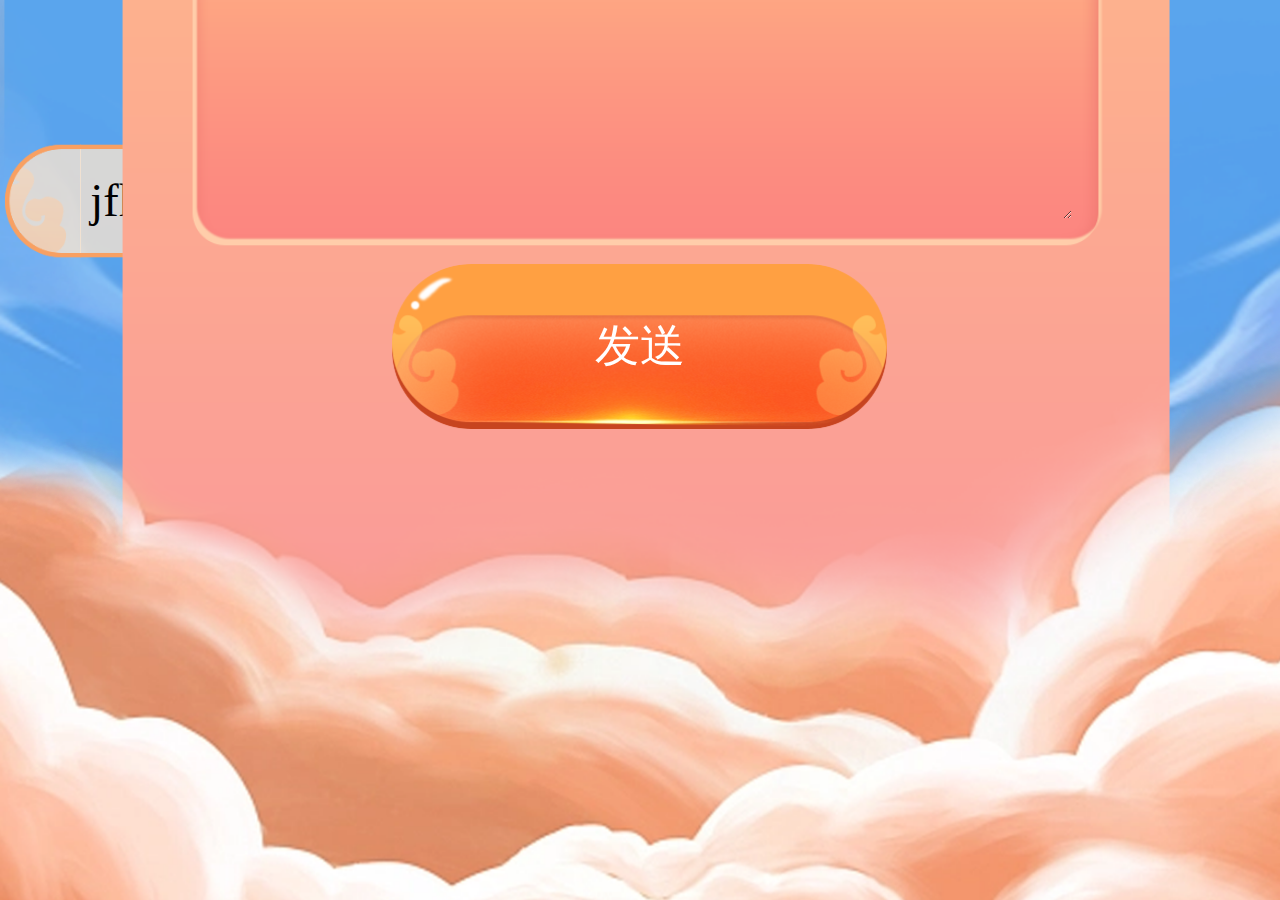
<file: barrage.html>
<!DOCTYPE html>
<html lang="en">
<head>
    <meta charset="UTF-8">
    <meta name="viewport" content="width=device-width, initial-scale=1.0">
    <title>弹幕</title>
    <script type="text/javascript">
        document.documentElement.style.fontSize = (document.documentElement.clientWidth / 1242) * 100 + 'px'
    </script>
    <style>
        .con {
            background-color: floralwhite;
            padding: 40px 80px 80px;
        }
        body{
            padding: 0;
            margin: 0;
            width: 12.24rem;
            background-image: url('./images/barrage/bg.png');
            /* background-color: red; */
            /* background-position: center center; */
            background-repeat: no-repeat; 
            background-size: cover;
            background-color: #FCB989;
        }
        #screen {
            position: absolute;
            width: 100%;
            min-height: 8.35rem;
            /* background-color: pink; */
            padding: 0;
            margin: 0;
            overflow-x: hidden;
        }
     
        .content {
            /* position: absolute; */
            width: 100%;
            height: 100%;
            min-height: 4.4rem;
            border: 1px solid rgb(204, 204, 204);
            border-radius: 3px;
            font-size: 0.14rem;
            margin-top:10px;
        }
     
        .send {
            border: none;
            color: #FFFFFF;
            text-align: center;
            padding: 0;
            width: 4.91rem;
            height: 1.6rem;
            line-height: 1.6rem;
            font-size: 0.44rem;
            background-image: url('./images/launch/btn@3x.png');
            background-position: center center;
            background-repeat: no-repeat; 
            background-size: contain;
            background-color: transparent;
            display: none;
        }
     
        .clear {
            border: 1px solid;
            color: darkgray;
            border-radius: 3px;
            text-align: center;
            padding: 0;
            height: 35px;
            line-height: 35px;
            font-size: 14px;
            width: 159px;
            background-color: white;
        }
     
        .edit {
            position: fixed;
            bottom: 0;
            width: 100%;
            height: 14.81rem;
            /* margin: 20px; */
            text-align: center;
            background-image: url('./images/barrage/men.png');
            background-position: center center;
            background-repeat:repeat-x;
            background-size: cover;
            /* men */
        }
     
        .edit .btns{
            margin-top: 20px;
            display: flex;
            justify-content: center;
        }
        .edit .msg{
            margin-top: 3.5rem;
        }
        .edit .msg textarea{
            /* padding-left: 5px; */
            width: 8.28rem;
            height: 100%;
            padding-top: 20px;
            padding-left: 10px;
            background-color: transparent;
            border-color: transparent;
            outline: none;
            /* height: 4.14rem; */
        }
     
        /* .blue {
            position: absolute;
        } */
     
        * {
            margin: 0;
            padding: 0;
        }
     
        .dm_show {
            margin: 30px;
        }
        .blue{
            position: absolute;
            display: block;
            height: 1.18rem;
            line-height: 1.28rem;
            font-size: 0.45rem;
            padding-left: 0.1rem;
            padding-right: 0.1rem;
            text-align: center;
            background-color: red;
            background: url('./images/barrage/2_02.png');
            background-repeat: repeat-x;
            background-size: auto 100%;
            padding-bottom: 0.1rem;
        }
        .animation{
            animation: showBarrage;
            -webkit-animation:showBarrage;
            animation-duration: 5s;
            animation-iteration-count: 1;
            animation-timing-function: linear;
        }
        .blue::before{
            position: absolute;
            content: '';
            left: -0.73rem;
            height: 1.28rem;
            width: 1.35rem;
            display: inline-block;
            background: url('./images/barrage/2_01.png');
            background-repeat: no-repeat;
            background-size: auto 100%
        }
        .blue::after{
            content: '';
            position: absolute;
            top: 0;
            right: -1.3475rem;
            height: 1.28rem;
            width: 1.35rem;
            display: block;
            background: url('./images/barrage/2_03.png');
            background-repeat: no-repeat;
            background-size: auto 100%;
        }
        .red{
            position: absolute;
            display: block;
            height: 1.28rem;
            line-height: 1.28rem;
            font-size: 0.45rem;
            padding-left: 0.1rem;
            padding-right: 0.1rem;
            text-align: center;
            background-color: red;
            background: url('./images/barrage/1_02.png');
            background-repeat: repeat-x;
            background-size: auto 100%;
        }
        .red::before{
            position: absolute;
            content: '';
            left: -0.73rem;
            height: 1.28rem;
            width: 1.35rem;
            display: inline-block;
            background: url('./images/barrage/1_01.png');
            background-repeat: no-repeat;
            background-size: auto 100%;
        }
        .red::after{
            content: '';
            position: absolute;
            top: 0;
            right: -1.3475rem;
            height: 1.28rem;
            width: 1.35rem;
            display: block;
            background: url('./images/barrage/1_03.png');
            background-repeat: no-repeat;
            background-size: auto 100%
        }
        @keyframes showBarrage {
            0%{
                left:80%;
                transform:translateX(80%)
            }
            100%{
                left:-1.35rem;
                transform:translateX(-100%);
            }

        }
        h1{
            position: absolute;
            color: #9E3204;
            font-size: 0.5rem;
            top: 3.1rem;
            left: 1.9rem;
        }
        .opacity{
            display: none;
        }
    </style>
</head>
<body>
        <div id="screen">
            <div class="dm_show">
                <!-- <div class="blue">text message</div> -->
                <!-- <div class="red">text message</div> -->
            </div>
        </div>
        <div class="edit">
            <h1>把新哈弗H5打在公屏上</h1>
            <p class="msg">
                <textarea placeholder="说点什么吧？" class="content" rows="5" cols="50"></textarea>
            </p>
            <p class="btns">
                <input type="button" class="send" id="send" value="发送" />
                <input type="button" class="send" id="verify" value="认证车主" />
            </p>
        </div>
    <script src="https://code.jquery.com/jquery-3.1.1.min.js"></script>
    <script src="./js/API.js?v=2"></script>
    <script>
        API._send('/haval/second/call', )
        let showBtn = true
        if(showBtn){
            $('#send').css('cssText', 'display: block')
        }else{
            $('#verify').css('cssText', 'display: block')
        }
        $(function () {
        const arr = ['jfkhkjansafa', 'fsafa']

            // 控制同时存在的弹幕数量
            handle(1000, 3, arr)
            // 清除弹幕
            //设置“发送”按钮点击事件，将弹幕体显示在弹幕墙上
            $('.send').click(function () {
                //获取文本输入框的内容
                var val = $('.content').val();
                //将文本框的内容赋值给val后，将文本框的内容清除，以便用户下一次输入
                $('.content').val('');
                // 请求api
                send(val)
            });
        });
        function send(text){
                const className = Math.random() > 0.5 ? "blue animation" : "red animation"
                //将文本框内容用div包裹起来，便于后续处理
                var $content = $(`<div class="${className}">` + text + '</div>');
                //获取弹幕墙对象
                $screen = $(document.getElementById("screen"));
                //设置弹幕体出现时的上边距，为任意值
                var top = Math.random() * $screen.height() + 40;

                if(top>=$screen.height()-60){
                    top = 20
                }

                //设置弹幕体的上边距和左边距
                $content.css({
                top: top + "px",
                left: 80,
                });
                $('.dm_show').append($content);
                // 时间结束后直接移除元素
                setTimeout(() => {
                    $($content).remove()
                }, 5000);
                // $content.animate({
                //     left: $screen.width() + 80 - $content.width()
                // }, 8000, function () {
                //     $(this).remove();
                // });
        }
        var count = 1
        function handle(time, num, arr){
            // 并发请求控制
            // 每个存活时间为s秒
            // 允许同时存在num个弹幕
            const pendding = arr.slice(0, num)
            pendding.forEach((item, index)=>{
                const timer = setTimeout(()=>{
                    send(item)
                    pendding.push(arr.slice(0, 1))
                    pendding.shift()
                    clearTimeout(timer)
                    const otimer = setTimeout(() => {
                        if(index===arr.length-1&&count<50){
                            count ++
                            handle(time, num, arr)
                        }
                    }, 1000);
                }, index*time)

            })

        }
    </script>
</body>
</html>
</file>
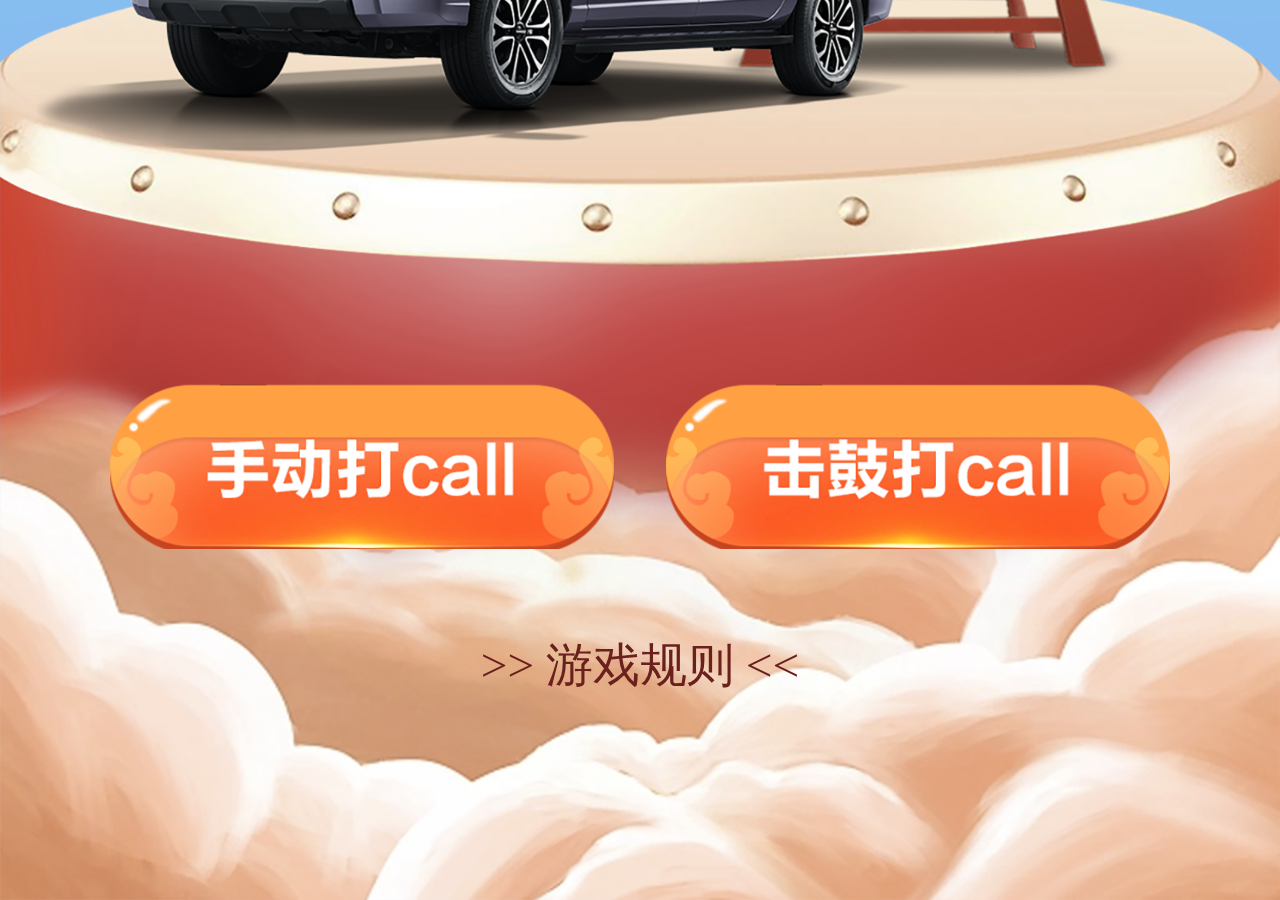
<file: home.html>
<!DOCTYPE html>
<html lang="en">
<head>
    <meta charset="UTF-8">
    <meta name="viewport"
    content="width=device-width,target-densitydpi=device-dpi,initial-scale=1.0, minimum-scale=1.0, maximum-scale=1.0, user-scalable=no">
    <meta name="format-detection" content="telephone=no" />
    <meta name="format-detection" content="email=no" />
    <meta http-equiv="Cache-Control" content="no-cache, no-store, must-revalidate" />
    <meta http-equiv="Pragma" content="no-cache" />
    <meta http-equiv="Expires" content="0" />
    <title>Launch</title>
    <style>
        html{
            /* overflow: hidden; */

        }
        body{
            padding: 0;
            margin: 0;
            width: 10.8rem;
            background-image: url('./images/launch/bj@3x.png');
            /* background-color: red; */
            /* background-position: center center; */
            background-repeat: no-repeat; 
            background-size: cover;
        }
        #button{
            width: 100%;
            display: flex;
            flex-direction: row;
            position: absolute;
            bottom: 3.41rem;
        }
        #buttonLeft{
            width: 4.91rem;
            height: 1.6rem;
            background-image: url('./images/launch/left@2x.png');
            background-repeat: no-repeat; 
            background-size: cover;
            margin-left: 1.07rem;
        }
        #buttonRight{
            width: 4.91rem;
            height: 1.6rem;
            margin-left: .5rem;
            background-image: url('./images/launch/right@2x.png');
            background-repeat: no-repeat; 
            background-size: cover;
            margin-right: 1.07rem;
        }
        .footer{
            position: fixed;
            bottom: 0;
            width: 12.42rem;
            height: 15.49rem;
            background-image: url('./images/launch/gu@2x.png');
            background-repeat: no-repeat; 
            background-size: cover;
        }
        #rules{
            width: 100%;
            text-align: center;
            position: absolute;
            bottom: 1.97rem;
            color: #6A201C;
            font-size: .46rem;
        }
        #dialog{
            display: none;
        }
        .content{
            position: absolute;
            top: 50%;
            left: 50%;
            width: 9.38rem;
            height: 13.22rem;
            transform: translate(-50%, -50%);
            z-index: 99999;
            opacity: 1;
            background-image: url('./images/launch/dialog-bj@2x.png');
            background-repeat: no-repeat; 
            background-size: contain; 
            /* background-color: white; */
            display: flex;
            justify-content: center;
            overflow: hidden;
        }
        #dialog{
            /* display: none; */
        }
        #modal{
            position: fixed;
            top: 0px;
            height: 100%;
            width: 100%;
            background-color: black;
            opacity: 0.5;
            z-index: 4;
        }
        .context{
            top: 1.74rem;
            position: relative;
            width: 8.08rem;
            height: 10.24rem;
            overflow: scroll;
            /* margin: 5rem 2rem 2rem 2rem; */


        }
        h1{
            font-size: 0.36rem;
        }
        p{
            font-size: 0.28rem;
            /* line-height: 1.13rem; */
        }
        span{
            color: red;
            font-weight: bold;
        }
    </style>
        <script type="text/javascript">
            document.documentElement.style.fontSize = (document.documentElement.clientWidth / 1242) * 100 + 'px'
        </script>
</head>
<body id="body">
    <div class="footer">
        <div id="button">
            <a href="./barrage.html" id="buttonLeft"></a>
            <a href="./strategy.html" id="buttonRight"></a>
        </div>
        <div id="rules">>> 游戏规则 <<</div>
        <div id="dialog">
            <div id="modal"></div>
            <div class="content">
                <div class="context">
                    <h1>一、活动时间</h1>

                    <p>2023年9月5日-2023年9月**日</p>
                    
                    <h1>二、活动简介</h1>
                    <p>【手动打call】</p>
                    <p> 用户进入活动点击[手动打call]按钮进入，车主用户可对新哈弗H5车型进行打call，打call成功后可获得游戏机会；非车主用户需要通过认证后才能对新哈弗H5车型进行打call。</p>
                    <p>【击鼓打call】</p>
                    <p>
                        用户进入活动点击[击鼓打call]按钮进入，点击开始游戏按钮进入游戏页面，当节奏符号进入发光的圈内时，看准时机，用手指敲击左右鼓面完成节奏点，在60秒的时间内完成30个节奏点即可获得1次抽奖机会；
                    </p>
                    <p>
                        每人每天有1次免费游戏次数，完成任务可获得额外的游戏机会，可累积使用。
                    </p>
                    <p>【任务介绍】</p>
                    <p>邀友助力：成功邀请好友助力可获得1次游戏机会，每日可完成一次</p>
                    <p>
                    浏览帖子：浏览指定帖子或活动页面可获得1次游戏机会，每日可完成一次
                    </p>
                    <p>哈弗智家app发帖：在指定专区发帖成功可获得3次游戏机会，活动周期内仅能完成一次</p>
                   <p> 9.9元下订：成功9.9元订车可获得5次游戏机会，活动周期内仅能完成一次</p>
                    <p>为新哈弗H5打call【仅限车主】：车主用户成功为新哈弗H5打call可获得3次游戏机会，活动周期内仅能完成一次</p>
                    
                    <h1>三、奖励说明</h1>
                    <p>本次活动启动反作弊核验机制，活动结束后7个工作日内完成奖励名单的检核后，按照最终名单对应奖励公布结果。</p>
                    <p>积分奖励：将在活动结束后14个工作日内数据核实无误后发放，发放后可在在APP内【我的】-【积分中心】-【积分明细】中查看。</p>
                    
                    <h1>四、免责声明</h1>
                    <p>用户参与活动时，请避免由于误操作导致的断网、关机、卸载APP、刷机等情况。获奖结果以检核结束后的获奖记录为准。</p>
                    <p>1.任何恶意刷屏、以爬虫软件或非人工方式等不正当的手段参与活动的舞弊行为，一经发现，小弗有权随时取消该用户参与活动的资格及中奖资格，收回所得奖励。不正当或舞弊行为包括但不限于：</p>
                    <p>①下载非官方客户端；</p>
                    <p>②使用模拟器、插件、外挂等非法工具进行游戏或对本活动施加干扰、破坏等其他影响；</p>
                    <p>③恶意注册多个账号，为自己刷活动参与机会or奖励获得机会；</p>
                    <p>④篡改设备数据，伪造成用户，扰乱平台秩序；</p>
                    <p>⑤违反法律法规、行业惯例、道德规范和其他哈弗智家用户协议等其他不正当手段。</p>
                    <p>2.展示、分享APP内用户的相关数据信息，需在用户授权同意后才可使用，用户的相关信息受哈弗智家安全保护。</p>
                    <p>3.在法律允许的范围内，哈弗智家保留活动调整、暂停、终止的权利，如有相关调整将公布在活动页面上，公布后立即生效。用户继续参与该活动，视为对上述修订的活动规则予以同意。如用户拒绝上述活动规则的变更，可以选择放弃参与变更后的活动，如您对本活动或本规则有任何疑问，请在活动结束后30天内在APP联系@哈小弗，我们将尽快为您解决。</p>
                </div>
            </div>
        </div>
    </div>
    <script src="https://cdn.staticfile.org/jquery/1.10.2/jquery.min.js"></script>
    <script>

        $('#rules').click(function(){
            $('#body').css('cssText', 'overflow: hidden;height: 100vh')
            $('#dialog').css('cssText', 'display: block')
        })
        $('#modal').click(function (){
            $('#dialog').css('cssText', 'display: none')
        })
    </script>
</body>
</html>
</file>
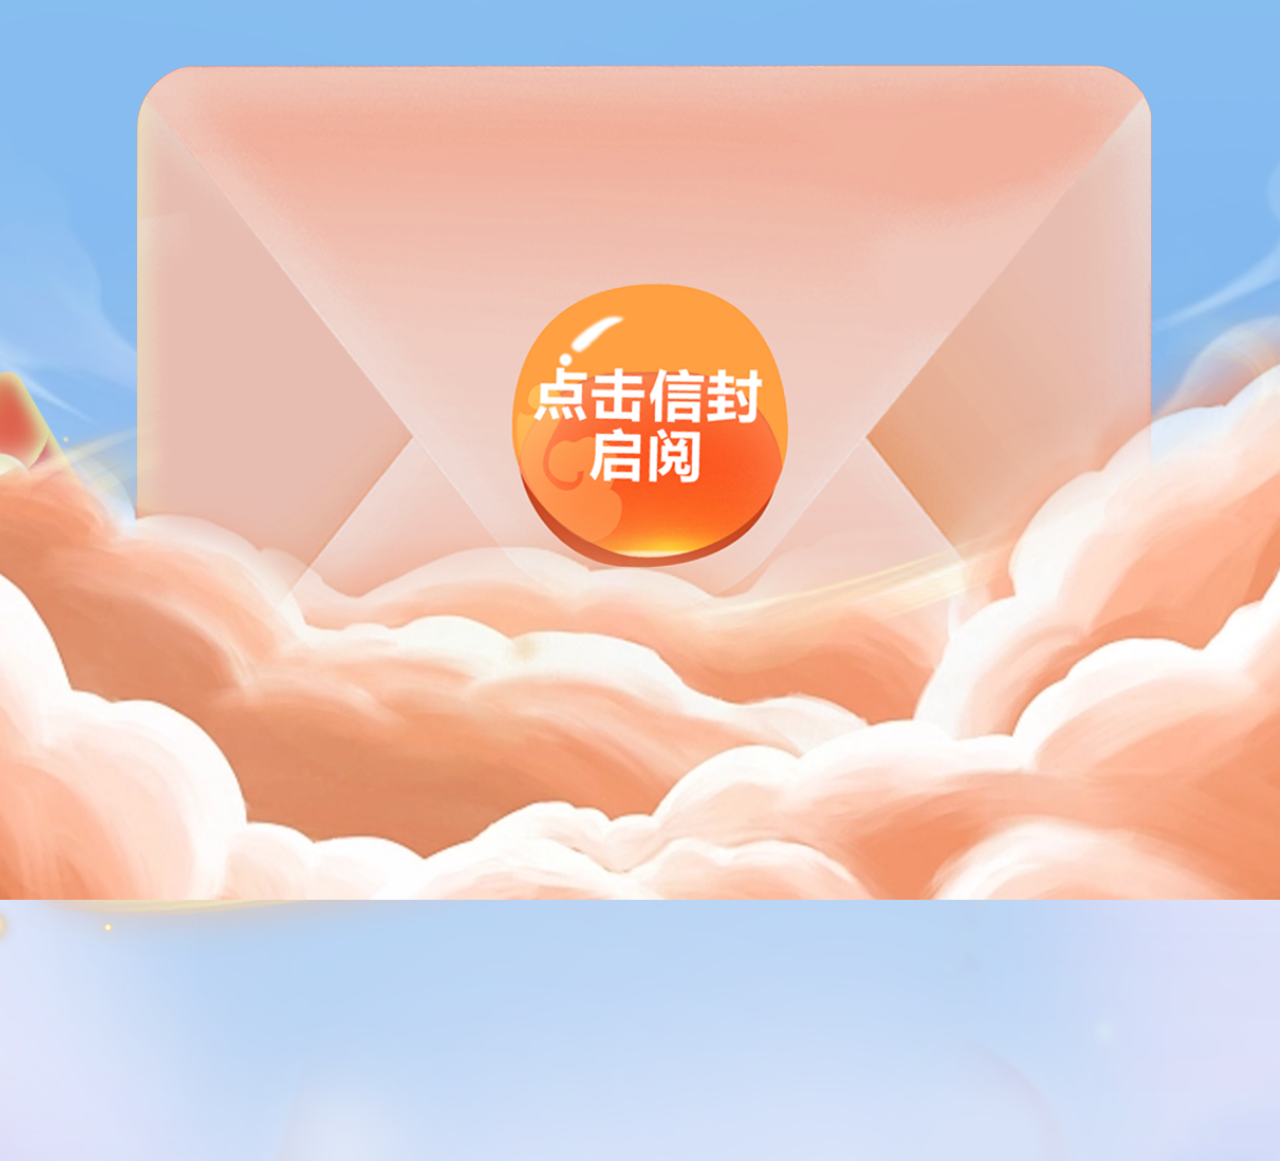
<file: luanch.html>
<!DOCTYPE html>
<html lang="en">
<head>
    <meta charset="UTF-8">
    <meta name="viewport"
    content="width=device-width,target-densitydpi=device-dpi,initial-scale=1.0, minimum-scale=1.0, maximum-scale=1.0, user-scalable=no">
    <meta name="format-detection" content="telephone=no" />
    <meta name="format-detection" content="email=no" />
    <meta http-equiv="Cache-Control" content="no-cache, no-store, must-revalidate" />
    <meta http-equiv="Pragma" content="no-cache" />
    <meta http-equiv="Expires" content="0" />
    <title>Document</title>
    <style>
        html{
            overflow: hidden;

        }
        body{
            padding: 0;
            margin: 0;
            width: 10.8rem;
            background-image: url('./images/envelope/bj.png');
            /* background-color: red; */
            /* background-position: center center; */
            background-repeat: no-repeat; 
            background-size: cover;
        }
        .yun{
            position: fixed;
            width: 12.42rem;
            height: 7.38rem;
            bottom: 0;
            background-image: url('./images/envelope/yun.png');
            /* background-color: red; */
            /* background-position: center center; */
            background-repeat: no-repeat; 
            background-size: cover;
        }
        #cover_render{
            transform-origin: 11px 11px;
            position: absolute;
            z-index: 110;
            width: 100%;
            height: 100%;
            /* transform: rotateX(180deg); */
            background: url('./images/envelope/gaizi.png');
            /* background-image: url('./images/envelope/gaizi-inside.png'); */
            /* background-color: red; */
            /* background-position: center center; */
            background-repeat: no-repeat; 
            background-size: cover;
            /* animation: rotate-cover 2s infinite linear; */
            /* transform: rotateX(180deg); */
        }

        .front_render{
            position: absolute;
            z-index: 80;
            width: 100%;
            height: 100%;
            background-image: url('./images/envelope/qian.png');
            /* background-color: red; */
            /* background-position: center center; */
            background-repeat: no-repeat; 
            background-size: cover;
        }
        .backend_render{
            /* overflow: hidden; */
            position: absolute;
            z-index: 60;
            width: 100%;
            height: 100%;
            background-image: url('./images/envelope/nei.png');
            /* background-color: red; */
            /* background-position: center center; */
            background-repeat: no-repeat; 
            background-size: cover;
            /* overflow: hidden; */
        }
        .envelope{
            width: 10.15rem;
            height: 7.9rem;
            z-index: 999;
        }
        #context{
            position: relative;
            width: 10rem;
            height: 20.34rem;
            z-index: 100;
            right: -0.35rem;
            top: 0;
            transform: translateY(-50%);
            background: url('./images/envelope/xinzhi.png');
            background-repeat: no-repeat; 
            background-size: contain;
            text-align: center;
            padding-top: 1.7rem;
            opacity: 0;
        }
        #cover{
            position: absolute;
            top: 30%;
            left: 45%;
            transform: translate(-45%, -30%);
            /* display: inline-block; */
        }
        .line{
            position: absolute;
            top: 30%;
            width: 12.42rem;
            height: 6.73rem;
            background-image: url('./images/envelope/guang.png');
            /* background-color: red; */
            /* background-position: center center; */
            background-repeat: no-repeat; 
            background-size: cover;
        }
        .fadout{
            animation: envelope_up 2s;
            -webkit-animation:rotate-fail 5s;
            animation-iteration-count: 1;
            animation-fill-mode: forwards;
        }
        .shake{
            animation: shake 2s infinite linear;
        }
        .fail{
            animation: rotate-fail 2s ; 
            -webkit-animation:rotate-fail 2s;
            animation-iteration-count: 1;
            animation-fill-mode: forwards;
        }
        .open{
            animation-delay: 10s;
            animation: rotate-cover 5s;
            -webkit-animation:rotate-cover 5s;
            animation-iteration-count: 1;
            animation-fill-mode: forwards;
            transition: all 1s;
        }
        @keyframes rotate-cover {
                100%{
                    top: 0.1rem;
                    transform: rotateX(-180deg);
                    background: url('./images/envelope/gaizi-inside.png');
                    background-repeat: no-repeat; 
                    background-size: cover;
                    opacity: 1;
                    z-index: 1;

                }
            }
        @keyframes rotate-fail {
            from {
                top: 30%;
            }
            to{
                top: 60%;
                transform: translateX(-45%) scale(1.2) ;
            }
        }
        @keyframes envelope_up {
             100%{
                transform: translateY(70%) scale(1.1);
             }
            }
        @keyframes shake {
            50% {
                transform: translateY(20px);
            }
            100% {
                transform: translateY(0px);
            }
        }
        h1{
            font-size: 0.7rem;
            line-height: 0.68rem;
        }
        p{
            font-size: 0.48rem;
            line-height: 0.48rem;
        }
        span{
            color: red;
            font-weight: bold;
        }
        #button {
            width: 4.91rem;
            height: 1.65rem;
            position: absolute;
            top: 2.5rem;
            left: 2.7rem;
            z-index: 999;
            bottom: 0;
            background: url('./images/launch/btn@3x.png');
            background-repeat: no-repeat; 
            background-size: cover;
            color: #FFFFFF;
            line-height: 1.65rem;
            text-align: center;
            font-size: 0.62rem;
            opacity: 0;
            text-decoration: none;
        }
    </style>
        <script type="text/javascript">
            document.documentElement.style.fontSize = (document.documentElement.clientWidth / 1242) * 100 + 'px'
        </script>
</head>
<body>
    <div class="wrapper">
        <div class="cover" id="btn"></div>
        <div id="cover" >
            <div class="envelope shake">
                <a href="./home.html" id="button">开启新征程</a>
                <div id="cover_render"></div>
                <div class="front_render"></div>
                <div class="backend_render">
                    <div id="context">
                        <h1>老伙计 新朋友</h1>
                        <p> 进阶实力，久别重逢 </p>
                        <p> 承载初心，欢迎回归 </p>
                        <p> 80万老伙计情怀依旧 </p>
                        <p> 新哈弗H5王者归来 </p>
                        <p> 已有<span>8721</span>哈弗车主参与 </p>
                        <p> 新哈弗H5王者归来 </p>
                        <p> 您是第<span>8722</span>名老伙计 </p>
                        <p> 你好，我的朋友们 </p>
                        <p> 好久不见，我回来了 </p>
                    </div>
                </div>
            </div>
        </div>
        <div class="line" id="line"></div>
        <div class="yun"></div>

    </div>
    <script src="./js/jquery.js">
    </script>
    <script src="./server/fetch.js"></script>
    <script>
        init()

        const openBtn = $('#cover_render')
        const line = $('#line')
        const envelope = $('#cover')
        // openBtn.click(openEnvelope)
        line.click(openEnvelope)
        function openEnvelope(){
            $('.envelope').removeClass('shake')
            $('#cover').addClass('fail')
            openBtn.addClass('open')
            $('#line').fadeOut('slow')
            setTimeout(()=>{
                $('#context').fadeTo("slow",1)
                setTimeout(()=>{
                    $('#button').fadeTo("slow",1)
                }, 1000)
            }, 4000)
        }
        function init(){
            API.login()
        }
    </script>
</body>
</html>
</file>
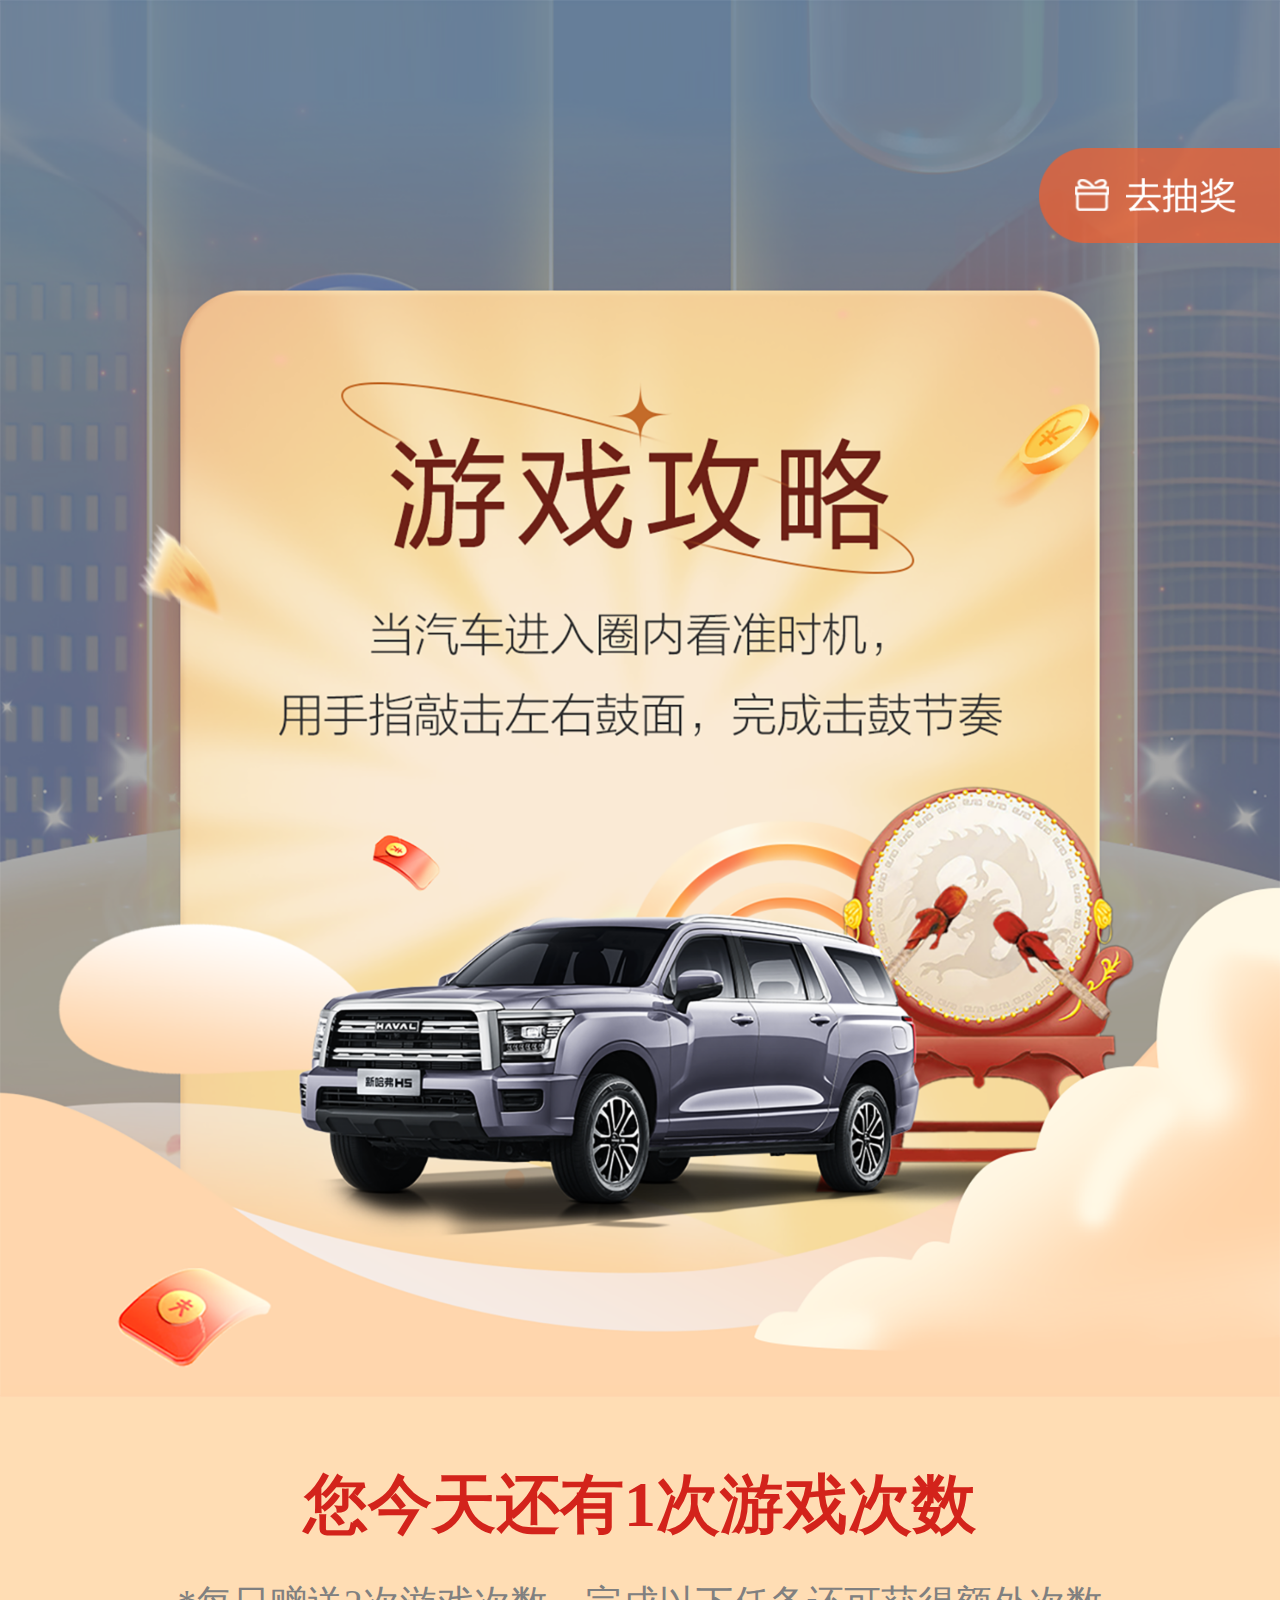
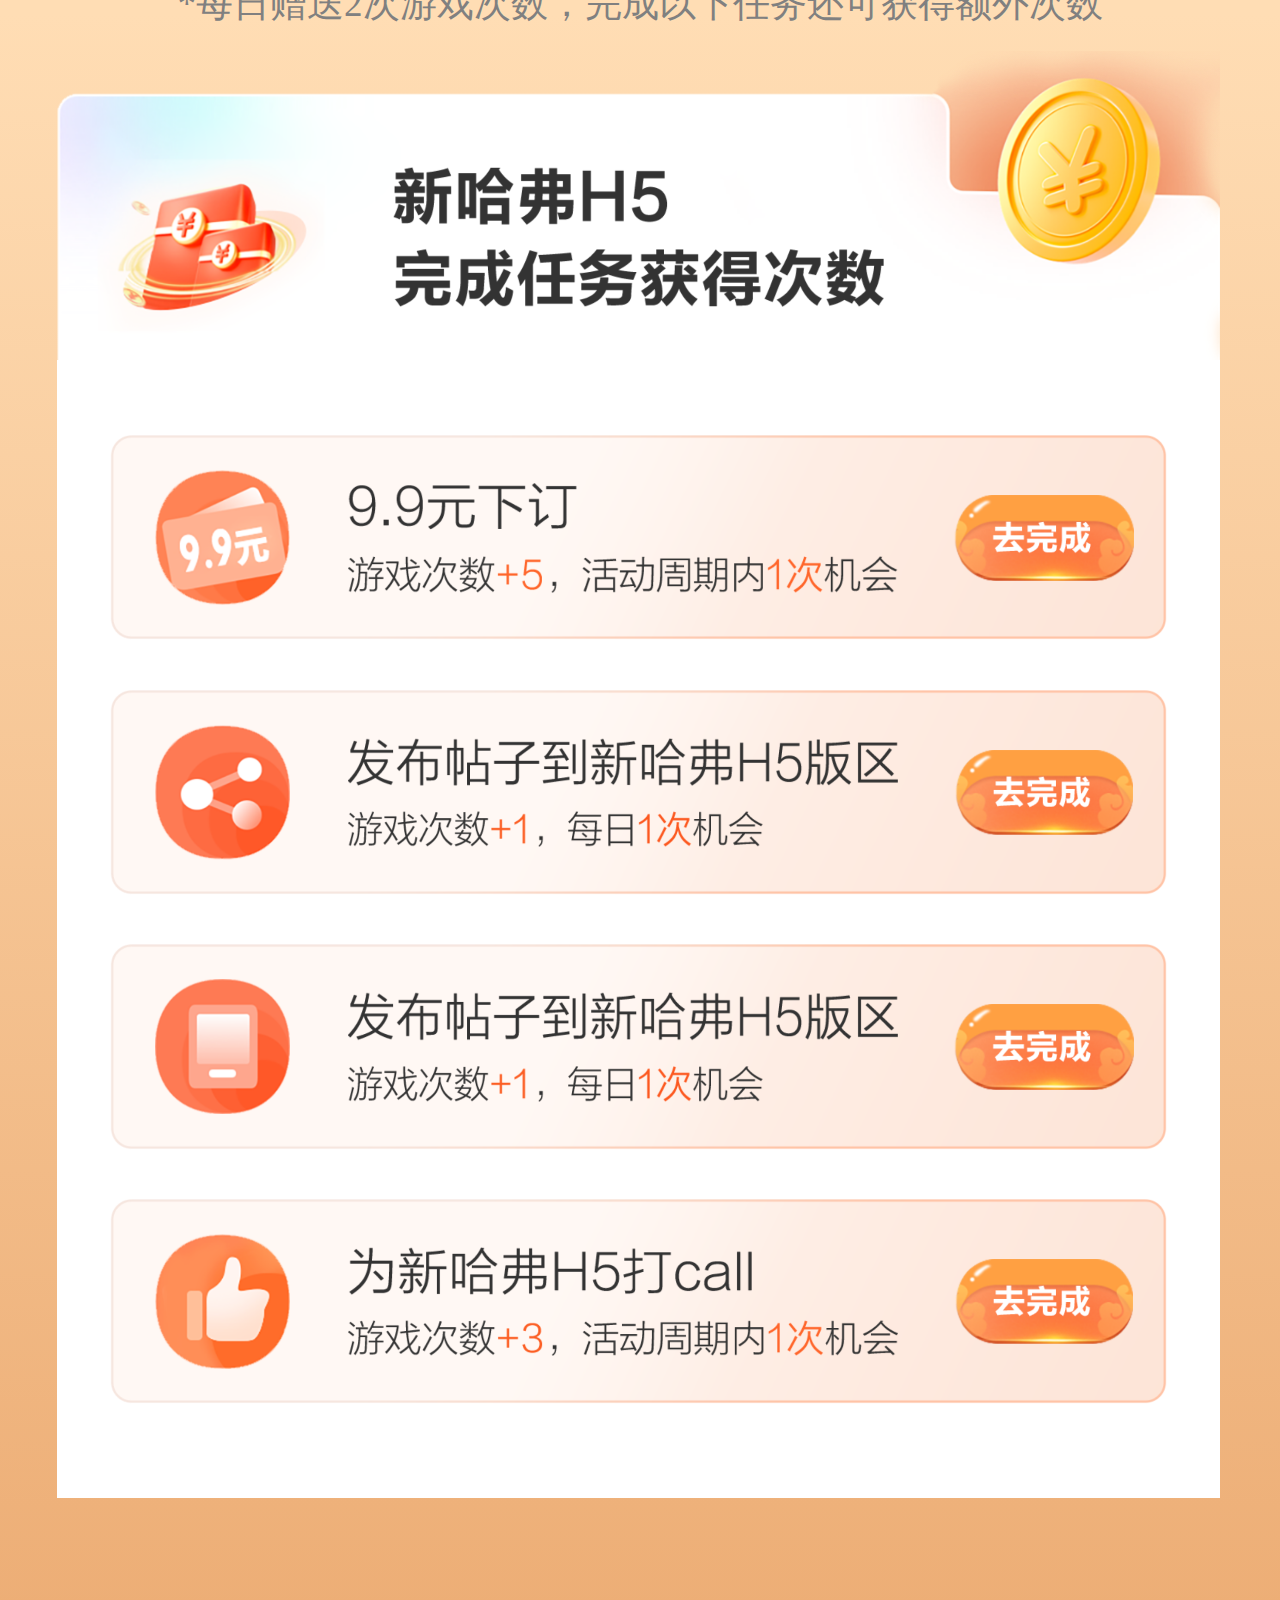
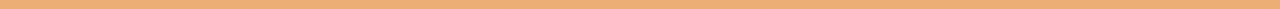
<file: strategy.html>
<!DOCTYPE html>
<html lang="en">
<head>
    <meta charset="UTF-8">
    <meta name="viewport" content="width=device-width, initial-scale=1.0">
    <title>Document</title>
    <script type="text/javascript">
        document.documentElement.style.fontSize = (document.documentElement.clientWidth / 1242) * 100 + 'px'
    </script>
</head>
<style>
    html{
        /* overflow: hidden; */
        /* overflow: scroll; */

    }
    body{
        width: 12.42rem;
        min-height: 22.63rem;
        /* background-color: pink; */
        padding: 0;
        margin: 0;
        overflow-x: hidden;

    }
    .topbg{
        width: 12.42rem;
        height: 13.56rem;
        background-color: red;
        background: url('./images/gameStrategy/shang@2x.png');
        background-repeat: no-repeat; 
        background-size: cover;

    }
    .midBg{
        width: 12.42rem;
        height: 17.58rem;
        background: linear-gradient(to bottom, #ffddb4 12%, #EDAE76 100%);
    }
    .card_head{
        width: 11.29rem;
        height: 3.21rem;
        position: absolute;
        top: 16.02rem;
        margin-left: 0.55rem;
        margin-right: 0.55rem;
        background: url('./images/gameStrategy/card_head@2x.png');
        background-repeat: no-repeat; 
        background-size: contain;
        display: flex;
        justify-content: center;
        align-items: center;
    }
    .gt{
        margin-top: 0.4rem;
        width: 4.77rem;
        height: 1.35rem;
    }
    .midBg .lt{
        width: 100%;
        padding-top: 0.62rem;
        text-align: center;
        font-size: 0.62rem;
        color: #D3231B;
        font-weight: bold;
    }
    .midBg .tips{
        width: 100%;
        padding-top: 0.30rem;
        text-align: center;
        font-size: 0.36rem;
        color: gray
    }
    .list{
        margin-top: 3.21rem;
        padding-top: 0.3rem;
        margin-left: 0.55rem;
        margin-right: 0.55rem;
        width: 11.29rem;
        height: 10.74rem;
        background-color: #FFFFFF;
        display: flex;
        flex-direction: column;
        justify-content: center;
        align-items: center;
    }
    .list .listItem{
        width: 10.32rem;
        height: 1.99rem;
        background-image: url('./images/gameStrategy/item@2x.png');
        background-position: center center;
        background-repeat: no-repeat; 
        background-size: cover;
        margin-bottom: 0.48rem;
        display: flex;
        align-items: center;
        margin-left: 0.44rem;
        margin-right: 0.44rem;
        flex-direction: row;
    }
    .img{
        width: 1.31rem;
        height: 1.31rem;
        /* background-image: url('./images/gameStrategy/icon@2x.png');
        background-position: center center;
        background-repeat: no-repeat; 
        background-size: contain; */
        padding-left: 0.47rem;
        padding-right: 0.56rem;
        display: block;
    }
    .img2{
        width: 5.34rem;
        height: 1.06rem;
    }
    .goGinish{
        width: 1.75rem;
        height: 0.83rem;
        margin-left: 0.54rem;
        /* background-image: url('./images/gameStrategy/btn_finish@2x.png'); */
        background-position: center center;
        background-repeat: no-repeat; 
        background-size: contain;
    }
    .btn1{
        background-image: url('./images/gameStrategy/btn_finish@2x.png');
    }
    .btn2{
        background-image: url('./images/gameStrategy/btn_finished@2x.png'); 
    }
    .rotate_prize_btn{
        position: absolute;
        right: 0;
        top: 1.42rem;
        width: 2.34rem;
        height: 0.95rem;
        overflow: hidden;
    }
    .prize{
        width: 4.68rem;
        height: 0.95rem;
        background-image: url('./images/gameStrategy/gift@2x.png');
        background-position: center center;
        background-repeat: no-repeat; 
        background-size: contain;
        /* background-color: pink; */
        display: flex;
        flex-direction: row;
        align-items: center;
    }
    .gift{
        width: 0.33rem;
        height: 0.31rem;
        margin-left: 0.35rem;
        margin-right: 0.17rem;
    }
    .prizeFont{
        width: 1.06rem;
        height: 0.34rem;
    }
</style>
<body>
    <div class="topbg"></div>
    <div class="rotate_prize_btn">
        <a href="./prize.html" class="prize">
            <img src="./images/gameStrategy/icon-gift@2x.png" class="gift"/>
            <img src="./images/gameStrategy/prize@2x.png" class="prizeFont"/>
        </a>
    </div>
    <div class="midBg">
        <div class="lt">您今天还有1次游戏次数</div>
        <div class="tips">*每日赠送2次游戏次数，完成以下任务还可获得额外次数</div>
        <div class="card_head">
            <img src="./images/gameStrategy/gt@2x.png" class="gt"/>
        </div>
        <div class="list">
            <div class="listItem">
                <img src="./images/gameStrategy/ic1@2x.png" class="img">
                <img src="./images/gameStrategy/it1@2x.png" class="img2"/>
                <div onClick="book()" class="goGinish btn1" id="goGinish"></div>
            </div>
            <div class="listItem">
                <img src="./images/gameStrategy/ic2@2x.png" class="img">
                <img src="./images/gameStrategy/it3@2x.png" class="img2"/>
                <div onClick="share()" class="goGinish btn1" id="goGinish"></div>
                <!-- <img src="./images/gameStrategy/item@2x.png" class="img"/> -->
            </div>
            <div class="listItem">
                <img src="./images/gameStrategy/ic3@2x.png" class="img">
                <img src="./images/gameStrategy/it3@2x.png" class="img2"/>
                <div onClick="postT()" class="goGinish btn1" id="goGinish"></div>
                <!-- <img src="./images/gameStrategy/item@2x.png" class="img"/> -->
            </div>
            <div class="listItem">
                <img src="./images/gameStrategy/ic4@2x.png" class="img">
                <img src="./images/gameStrategy/it4@2x.png" class="img2"/>
                <div onClick="goCall()" class="goGinish btn1" id="goGinish"></div>
                <!-- <img src="./images/gameStrategy/item@2x.png" class="img"/> -->
            </div>
        </div>
    </div>
    <script src="https://code.jquery.com/jquery-3.1.1.min.js"></script>
    <script>
        function book(){
            console.log($('.goGinish').eq(0))
            $('.goGinish').eq(0).removeClass('btn1')
            $('.goGinish').eq(0).addClass('btn2')
        }
        function share(){

        }
        function postT(){

        }
        function goCall(){

        }
    </script>
</body>
</html>
</file>
